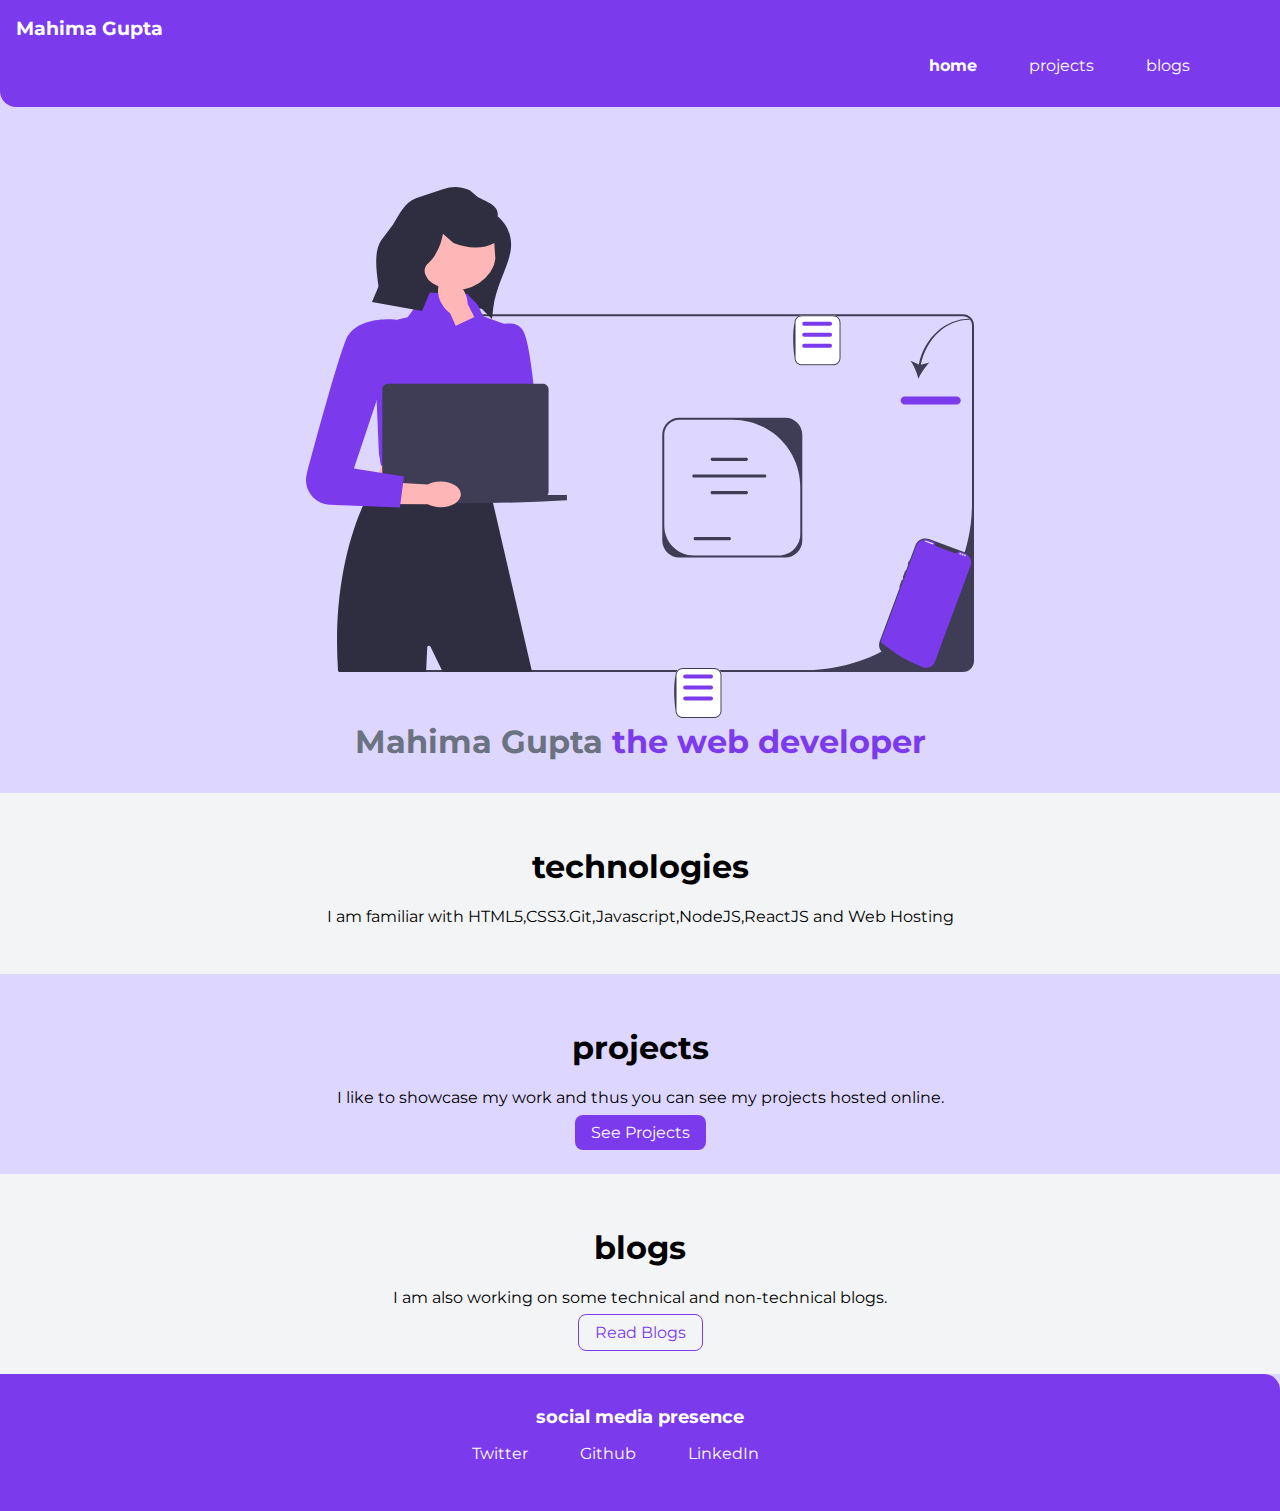
<file: index.html>
<!DOCTYPE html>
<html lang="en">
<head>
  <meta charset="UTF-8">
  <meta http-equiv="X-UA-Compatible" content="IE=edge">
  <meta name="viewport" content="width=device-width, initial-scale=1.0">
  <title>home|MahimaGupta</title>
  <link href="styles.css"rel="stylesheet"/>
</head>
<body>
  <nav class="navigation container">
    <div class="nav-brand">Mahima Gupta</div>
    <ul class="list-non-bullet nav-pills">
      <li class="list-item-inline">
        <a class="link link-active" href="/">home</a>
      </li>
      <li class="list-item-inline">
        <a class="link" href="projects.html">projects</a>
      </li>
      <li class="list-item-inline">
        <a class="link" href="blogs.html">blogs</a>
      </li>
    </ul>
  </nav>
  <header class="hero">
    <img class="hero-image"src ="images/image.svg" />
    <h1 class="hero-heading">Mahima Gupta <span class="heading-inverted">the web developer</span></h1>
  </header>
  <section class="section ow ">
    <div class="container container-center">
  <h1>technologies</h1>
  <p>I am familiar with HTML5,CSS3.Git,Javascript,NodeJS,ReactJS and Web Hosting</p>
    </div>
  </section>
  <section class="section ">
    <div class="container container-center">
  <h1>projects</h1>
  <p>I like to showcase my work and thus you can see my projects hosted online.</p>
  <a class="link link-primary" href="projects.html">See Projects</a>
    </div>
  </section>
  <section class="section ow ">
    <div class="container container-center">
  <h1>blogs</h1>
  <p>I am also working on some technical and non-technical blogs.</p>
  <a class="link link-secondary" href="blogs.html">Read Blogs</a>
    </div>
  </section>
  
    <footer class="footer">
      <div class="footer-header">social media presence</div>
      <ul class="social-links list-non-bullet">
        <li class="list-item-inline"><a class="link" href="https://twitter.com/MahimaG56804266">Twitter</a></li>
        <li class="list-item-inline"><a class="link"href ="https://github.com/mahimagupta24">Github</a></li>
        <li class="list-item-inline"><a class="link"href="https://www.linkedin.com/in/mahimagupta2401/">LinkedIn</a></li>
      </ul>
    </footer>
</body>
</html>
</file>
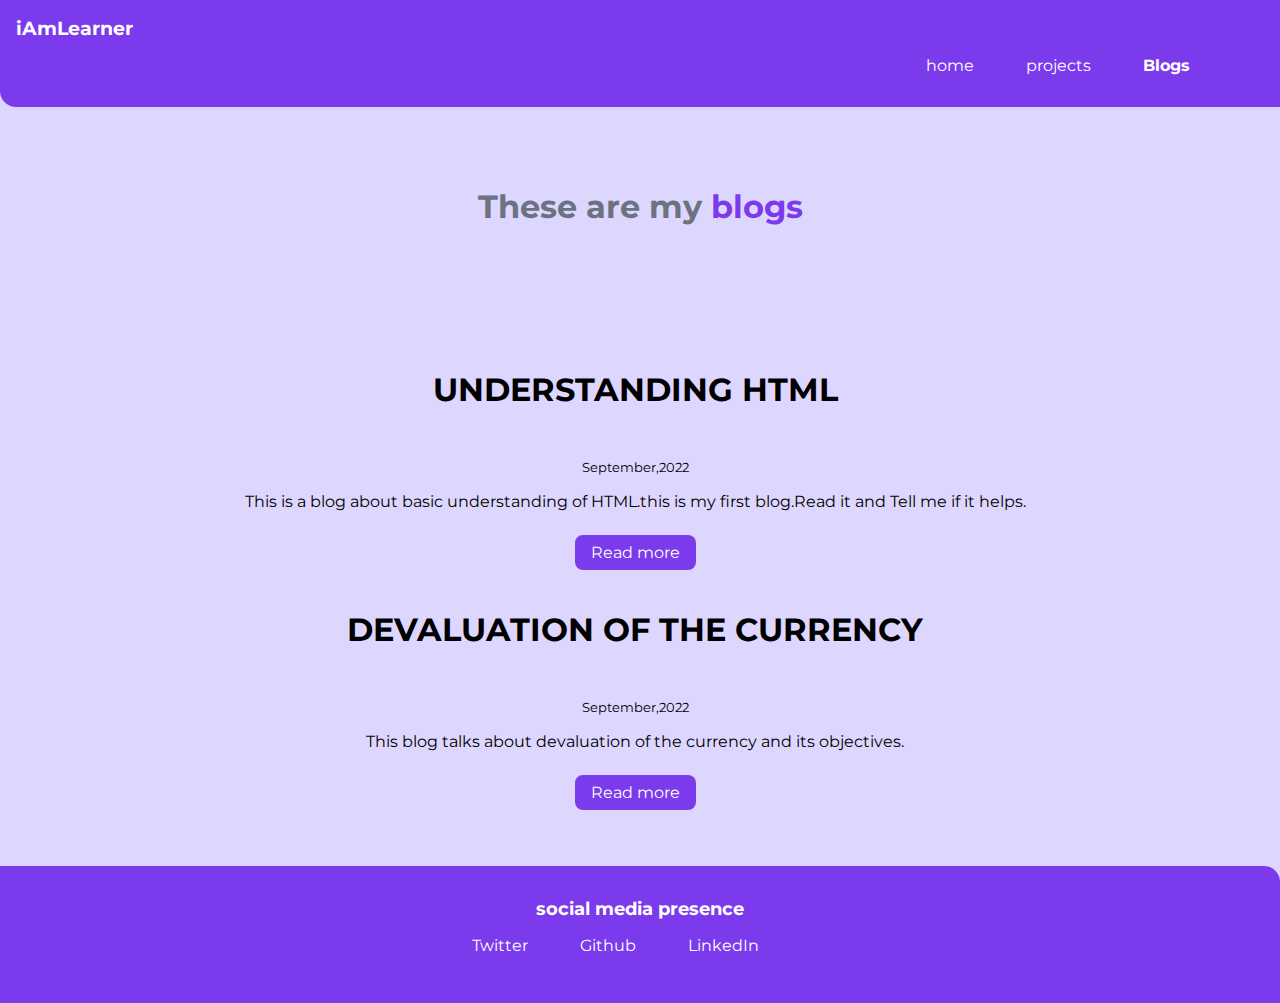
<file: blogs.html>
<!DOCTYPE html>
<html lang="en">
<head>
    <meta charset="UTF-8">
    <meta http-equiv="X-UA-Compatible" content="IE=edge">
    <meta name="viewport" content="width=device-width, initial-scale=1.0">
    <link href="styles.css"rel="stylesheet"/>
    <title>My Blogs|Mahima Gupta</title>
</head>
<body>
    <nav class="navigation container">
        <div class="nav-brand">iAmLearner</div>
        <ul class="list-non-bullet nav-pills">
          <li class="list-item-inline">
            <a class="link " href="/">home</a>
          </li>
          <li class="list-item-inline">
            <a class="link" href="projects.html">projects</a>
            <li class="list-item-inline">
              <a class="link link-active" href="blogs.html">Blogs</a>
          </li>
        </ul>
      </nav>
      <header class="hero">
        <h1 class="hero-heading">These are my <span class="heading-inverted">blogs</span></h1>
      </header>
    <ul class="list-non-bullet">
        <li>
            <div class="showcase-list container-center">
                <h1>UNDERSTANDING HTML</h1>
                <small>September,2022</small>
                <p>This is a blog about basic understanding of HTML.this is my first blog.Read it and Tell me if it helps.</p>
                 <a class="link link-primary"href="html-blog.html">Read more</a>
                 <h1>DEVALUATION OF THE CURRENCY</h1>
                 <small>September,2022</small>
                 <p>This blog talks about devaluation of the currency and its objectives.</p>
                 <a class="link link-primary"href="devaluation-blog.html">Read more</a>
                </div>
                 </li>
                 </ul>

                <footer class="footer">
                  <div class="footer-header">social media presence</div>
                  <ul class="social-links list-non-bullet">
                    <li class="list-item-inline"><a class="link" href="https://twitter.com/MahimaG56804266">Twitter</a></li>
                    <li class="list-item-inline"><a class="link"href ="https://github.com/mahimagupta24">Github</a></li>
                    <li class="list-item-inline"><a class="link"href="https://www.linkedin.com/in/mahimagupta2401/">LinkedIn</a></li>
                  </ul>
                </footer>
              </body>
             </html>
</file>
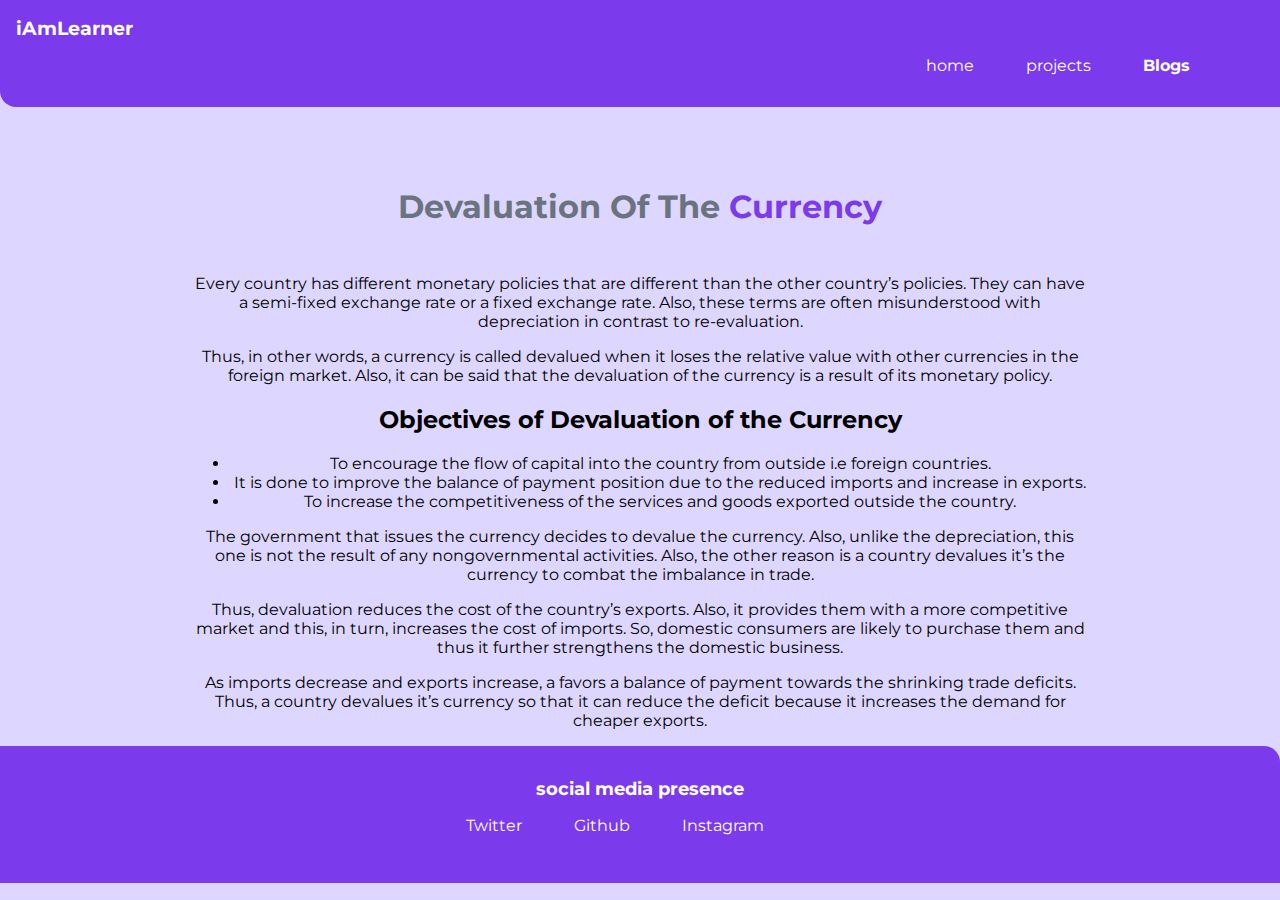
<file: devaluation-blog.html>
<!DOCTYPE html>
<html lang="en">
<head>
    <meta charset="UTF-8">
    <meta http-equiv="X-UA-Compatible" content="IE=edge">
    <meta name="viewport" content="width=device-width, initial-scale=1.0">
    <link href="styles.css"rel="stylesheet"/>
    <title>My Blogs|Mahima Gupta</title>
</head>
<body>
    <nav class="navigation container">
        <div class="nav-brand">iAmLearner</div>
        <ul class="list-non-bullet nav-pills">
          <li class="list-item-inline">
            <a class="link" href="/">home</a>
          </li>
          <li class="list-item-inline">
            <a class="link" href="projects.html">projects</a>
            <li class="list-item-inline">
              <a class="link link-active" href="blogs.html">Blogs</a>
          </li>
        </ul>
      </nav>
      <header class="hero">
        <h1 class="hero-heading"> Devaluation Of The <span class="heading-inverted"> Currency</span></h1>
      </header>
            <div class="container-center showcase-blog">
                <p>
                  Every country has different monetary policies that are different than the other country’s policies. They can have a semi-fixed exchange rate or a fixed exchange rate. Also, these terms are often misunderstood with depreciation in contrast to re-evaluation.</p>

<p>Thus, in other words, a currency is called devalued when it loses the relative value with other currencies in the foreign market. Also, it can be said that the devaluation of the currency is a result of its monetary policy.</p>
<h2>Objectives of Devaluation of the Currency</h2>
<ul>
  <li>To encourage the flow of capital into the country from outside i.e foreign countries.</li>
  <li>It is done to improve the balance of payment position due to the reduced imports and increase in exports.</li>
  <li>To increase the competitiveness of the services and goods exported outside the country.</li>
</ul>
<p>
  The government that issues the currency decides to devalue the currency. Also, unlike the depreciation, this one is not the result of any nongovernmental activities. Also, the other reason is a country devalues it’s the currency to combat the imbalance in trade.
</p>
<p>
  Thus, devaluation reduces the cost of the country’s exports. Also, it provides them with a more competitive market and this, in turn, increases the cost of imports. So, domestic consumers are likely to purchase them and thus it further strengthens the domestic business.
</p>
<p>As imports decrease and exports increase,  a favors a balance of payment towards the shrinking trade deficits. Thus, a country devalues it’s currency so that it can reduce the deficit because it increases the demand for cheaper exports.</p>
</div>

<footer class="footer">
  <div class="footer-header">social media presence</div>
  <ul class="social-links list-non-bullet">
    <li class="list-item-inline"><a class="link" href="https://twitter.com/MahimaG56804266">Twitter</a></li>

    <li class="list-item-inline"><a class="link"href ="https://github.com/mahimagupta24">Github</a></li>

    <li class="list-item-inline"><a class="link"href="https://instagram.com/mahimagupta2401">Instagram</a></li>
  </ul>
</footer>
</file>
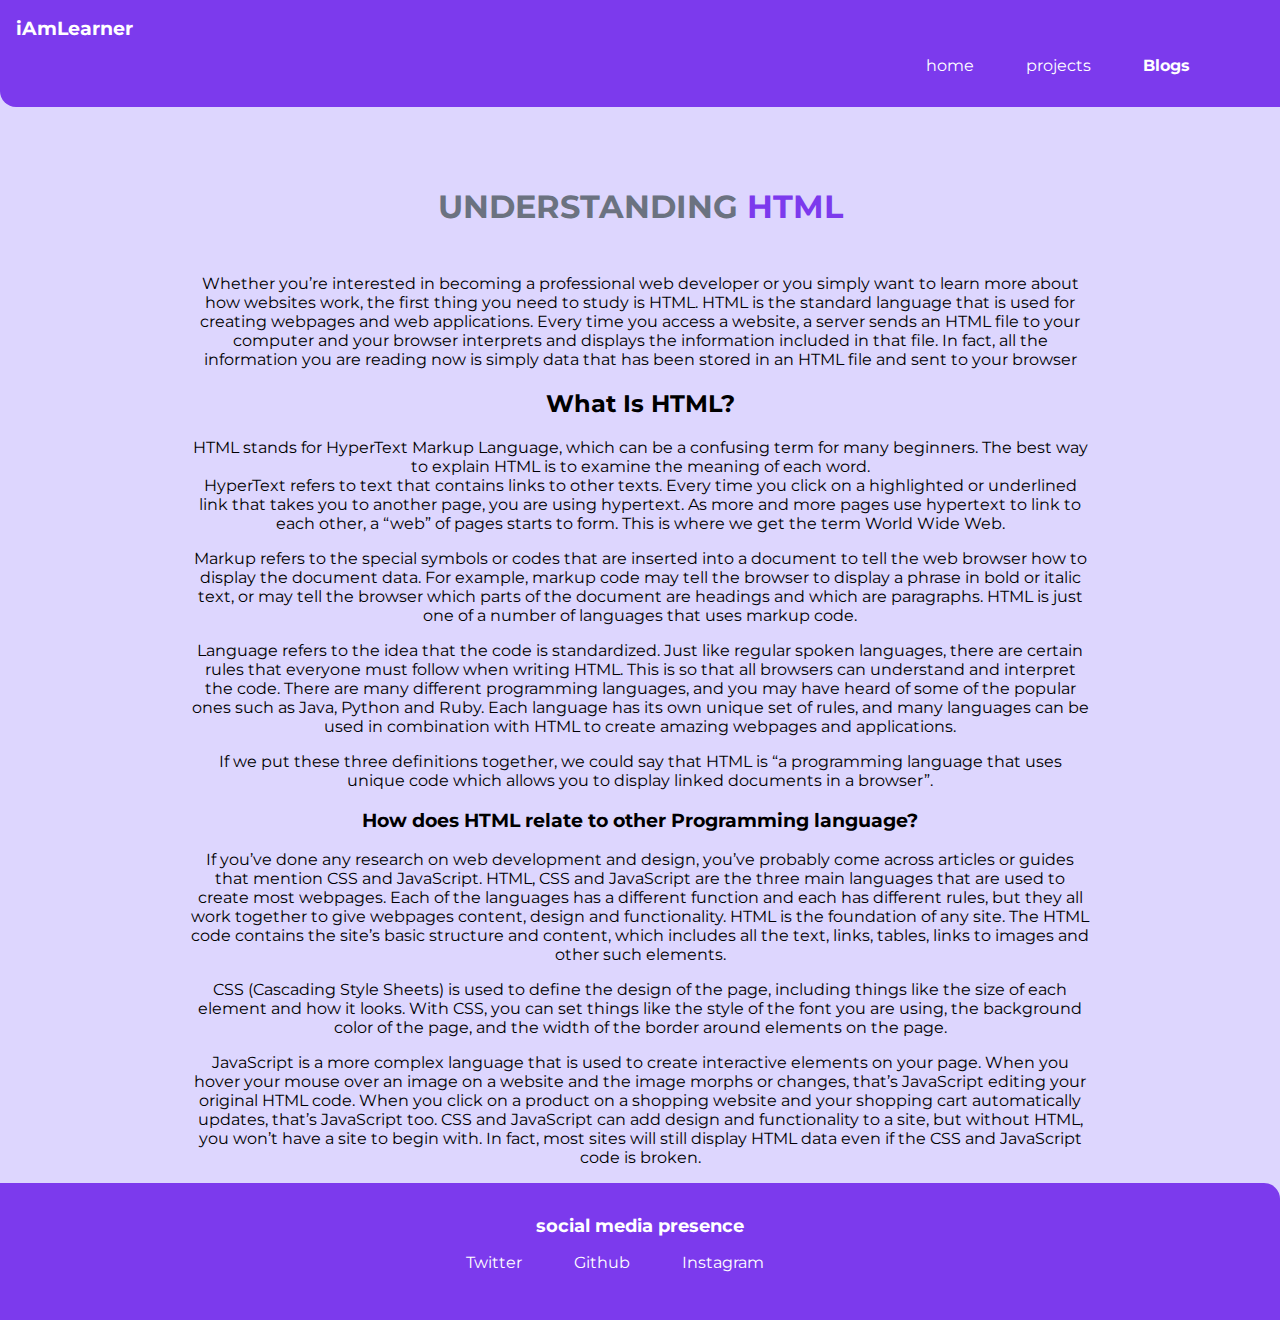
<file: html-blog.html>
<!DOCTYPE html>
<html lang="en">
<head>
    <meta charset="UTF-8">
    <meta http-equiv="X-UA-Compatible" content="IE=edge">
    <meta name="viewport" content="width=device-width, initial-scale=1.0">
    <link href="styles.css"rel="stylesheet"/>
    <title>My Blogs</title>
</head>
<body>
    <nav class="navigation container">
        <div class="nav-brand">iAmLearner</div>
        <ul class="list-non-bullet nav-pills">
          <li class="list-item-inline">
            <a class="link" href="/">home</a>
          </li>
          <li class="list-item-inline">
            <a class="link" href="projects.html">projects</a>
            <li class="list-item-inline">
              <a class="link link-active" href="blogs.html">Blogs</a>
          </li>
        </ul>
      </nav>
      <header class="hero">
        <h1 class="hero-heading"> UNDERSTANDING <span class="heading-inverted"> HTML</span></h1>
      </header>
            <div class="container-center showcase-blog">
                <p>
    Whether you’re interested in becoming a professional web developer or you simply want to learn more about how websites work, the first thing you need to study is HTML.
    HTML is the standard language that is used for creating webpages and web applications.
     Every time you access a website, a server sends an HTML file to your computer and your browser interprets and displays the information included in that file.
     In fact, all the information you are reading now is simply data that has been stored in an HTML file and sent to your browser
</p>
<h2>
    What Is HTML?
</h2>
<p>
    HTML stands for HyperText Markup Language, which can be a confusing term for many beginners. The best way to explain HTML is to examine the meaning of each word.
    <br>HyperText refers to text that contains links to other texts. Every time you click on a highlighted or underlined link that takes you to another page, you are using hypertext. As more and more pages use hypertext to link to each other, a “web” of pages starts to form. This is where we get the term World Wide Web.

    <p>Markup refers to the special symbols or codes that are inserted into a document to tell the web browser how to display the document data. For example, markup code may tell the browser to display a phrase in bold or italic text, or may tell the browser which parts of the document are headings and which are paragraphs. HTML is just one of a number of languages that uses markup code.</p>
    
   <p>Language refers to the idea that the code is standardized. Just like regular spoken languages, there are certain rules that everyone must follow when writing HTML. This is so that all browsers can understand and interpret the code. There are many different programming languages, and you may have heard of some of the popular ones such as Java, Python and Ruby. Each language has its own unique set of rules, and many languages can be used in combination with HTML to create amazing webpages and applications.</p>
    
  If we put these three definitions together, we could say that HTML is “a programming language that uses unique code which allows you to display linked documents in a browser”.
</p>
<h3>How does HTML relate to other Programming language?</h3>
<p>
    If you’ve done any research on web development and design, you’ve probably come across articles or guides that mention CSS and JavaScript.

HTML, CSS and JavaScript are the three main languages that are used to create most webpages. Each of the languages has a different function and each has different rules, but they all work together to give webpages content, design and functionality.

 HTML is the foundation of any site. The HTML code contains the site’s basic structure and content, which includes all the text, links, tables, links to images and other such elements.</p>

<p>CSS (Cascading Style Sheets) is used to define the design of the page, including things like the size of each element and how it looks. With CSS, you can set things like the style of the font you are using, the background color of the page, and the width of the border around elements on the page.</p>

JavaScript is a more complex language that is used to create interactive elements on your page. When you hover your mouse over an image on a website and the image morphs or changes, that’s JavaScript editing your original HTML code. When you click on a product on a shopping website and your shopping cart automatically updates, that’s JavaScript too.

CSS and JavaScript can add design and functionality to a site, but without HTML, you won’t have a site to begin with. In fact, most sites will still display HTML data even if the CSS and JavaScript code is broken.
</p>
            </div>

<footer class="footer">
  <div class="footer-header">social media presence</div>
  <ul class="social-links list-non-bullet">
    <li class="list-item-inline"><a class="link" href="https://twitter.com/MahimaG56804266">Twitter</a></li>

    <li class="list-item-inline"><a class="link"href ="https://github.com/mahimagupta24">Github</a></li>

    <li class="list-item-inline"><a class="link"href="https://instagram.com/mahimagupta2401">Instagram</a></li>
  </ul>
</footer>
</file>
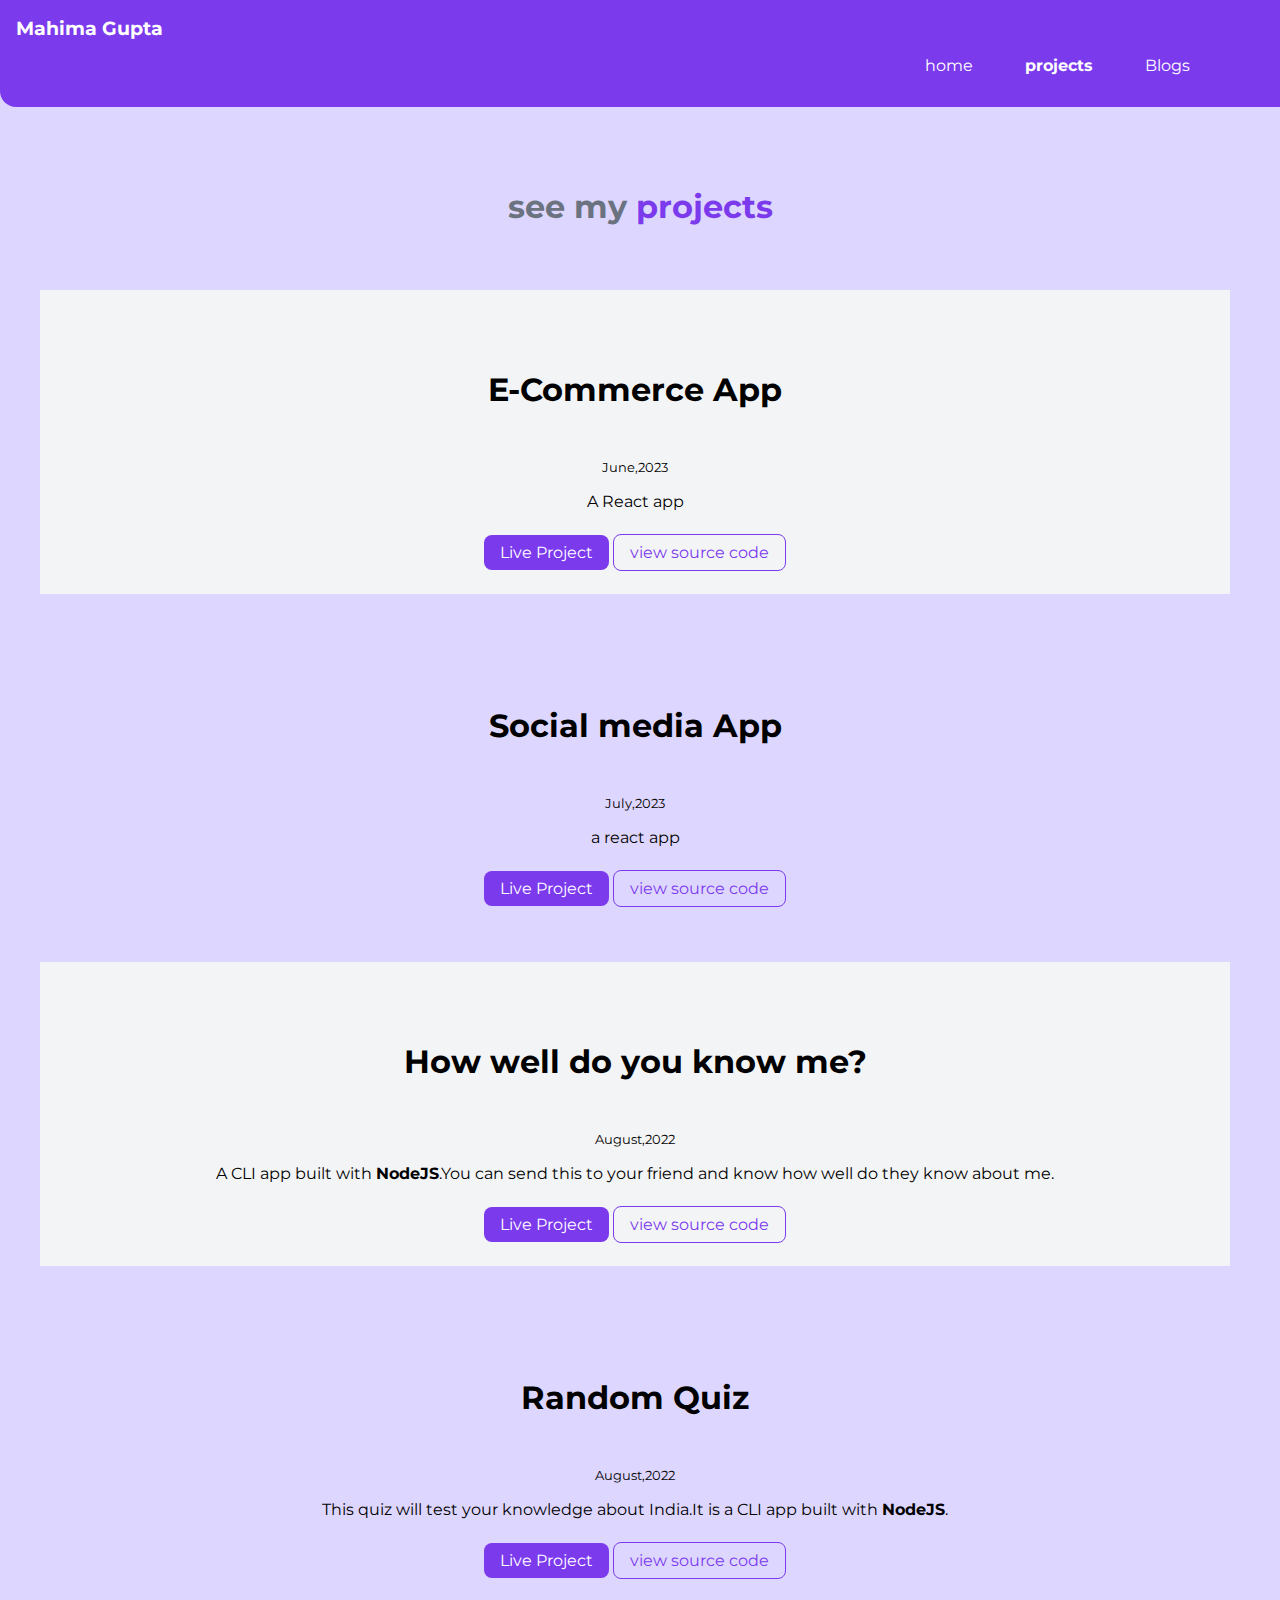
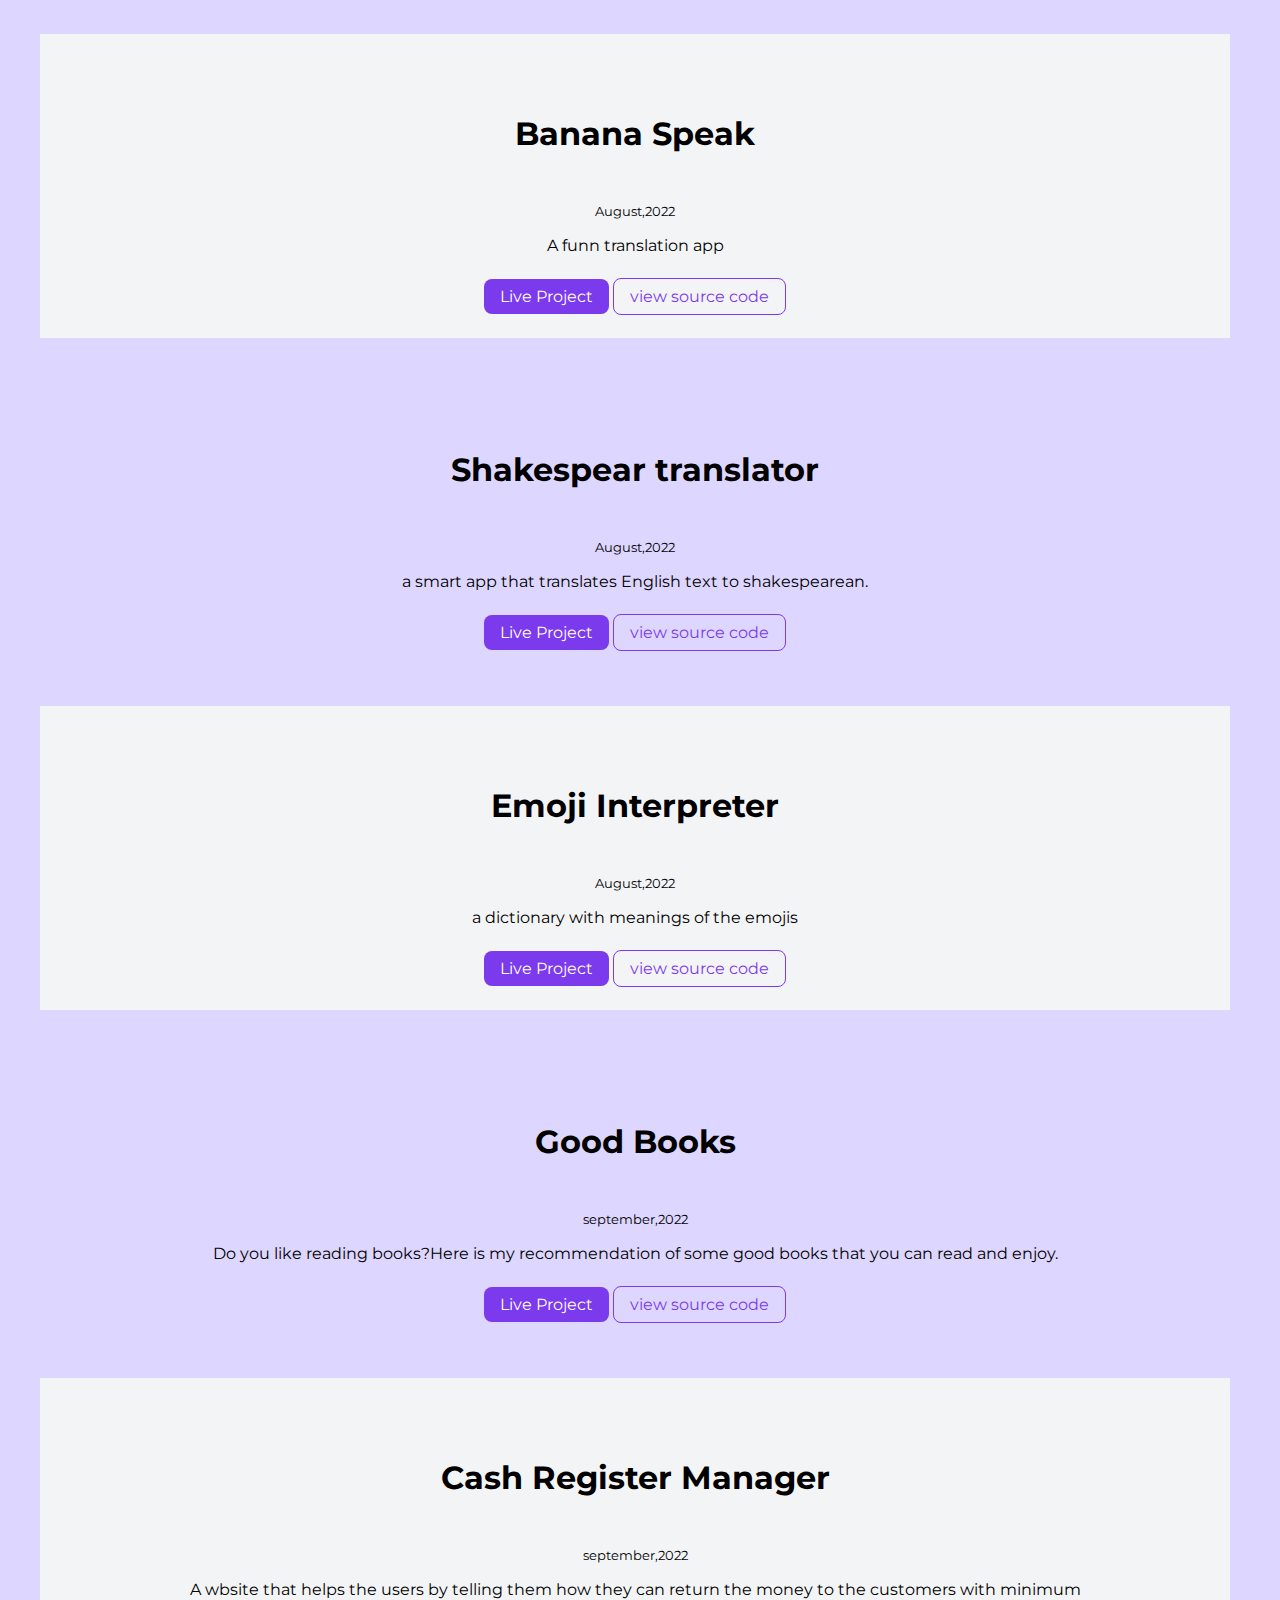
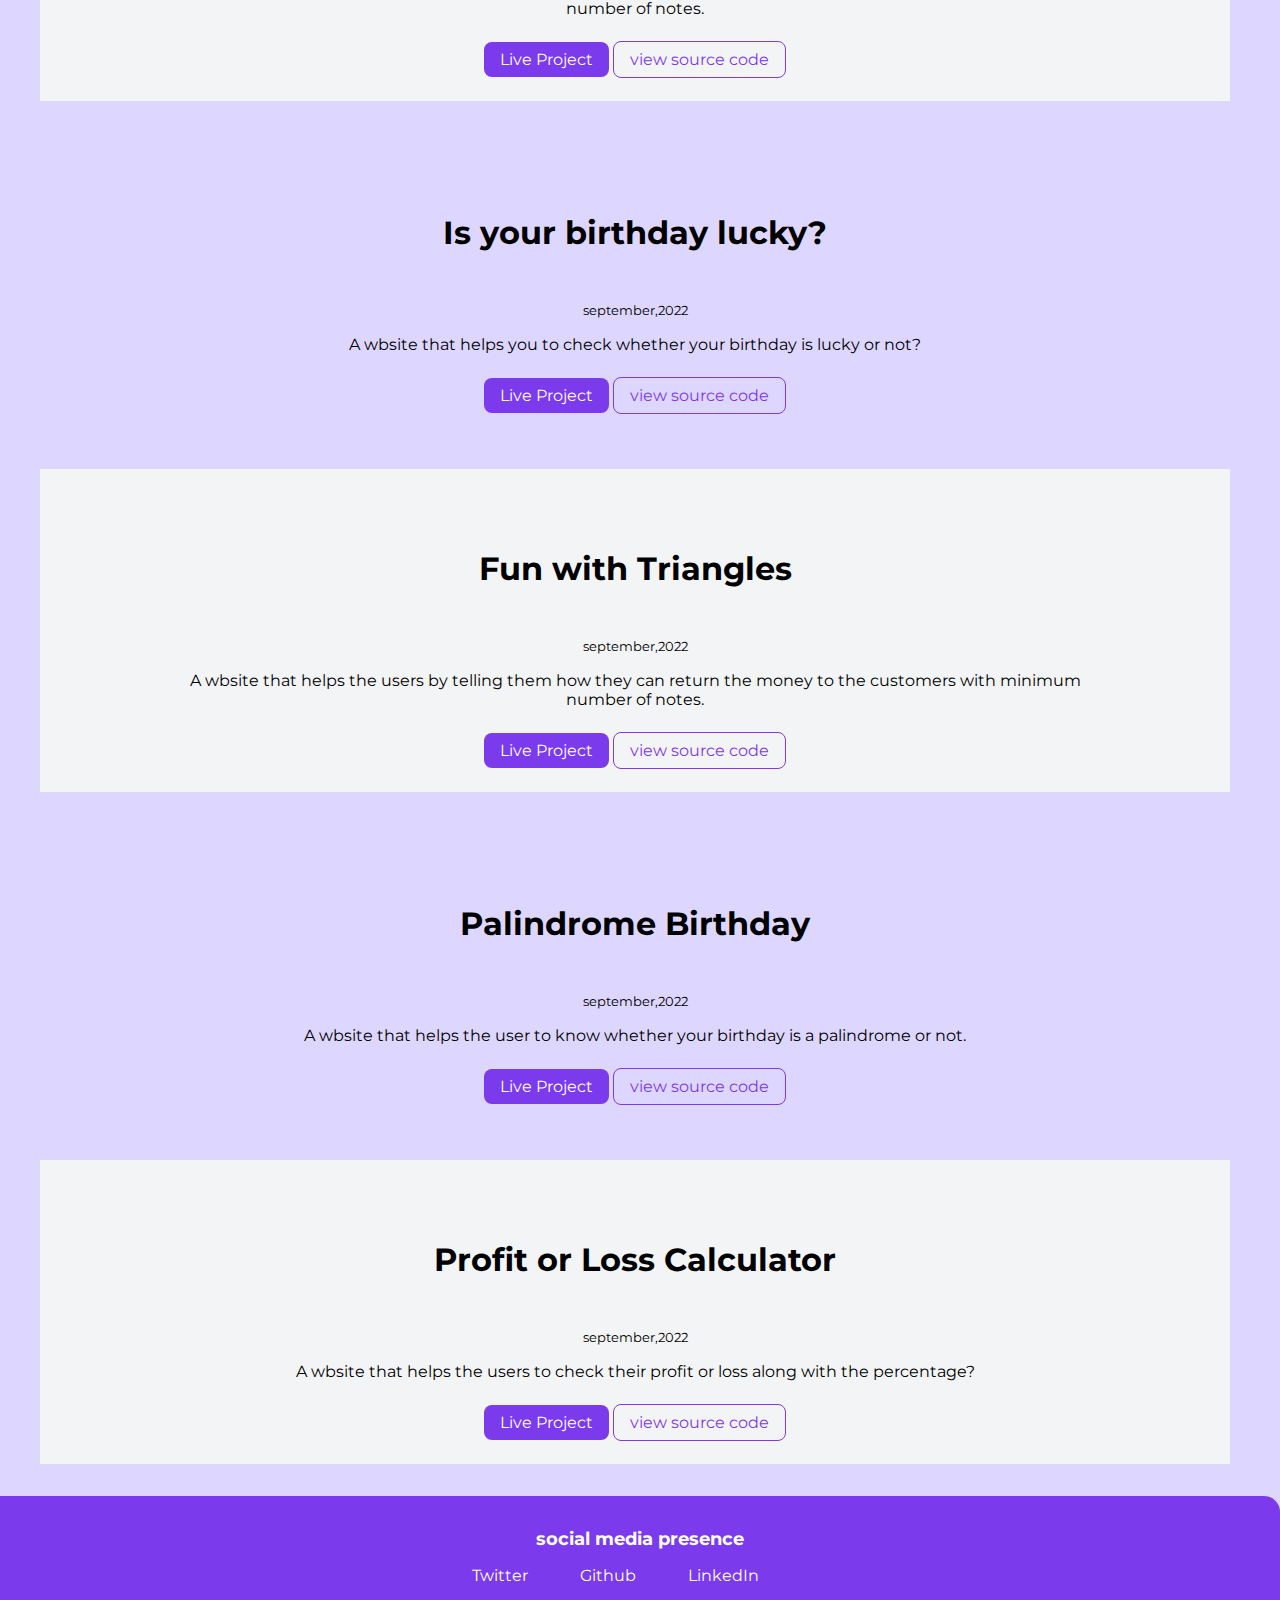
<file: projects.html>
<!DOCTYPE html>
<html lang="en">
<head>
    <meta charset="UTF-8">
    <meta http-equiv="X-UA-Compatible" content="IE=edge">
    <meta name="viewport" content="width=device-width, initial-scale=1.0">
    <link href="styles.css"rel="stylesheet"/>
    <title>project|Mahima Gupta</title>
</head>
<body>
    <nav class="navigation container">
        <div class="nav-brand">Mahima Gupta</div>
        <ul class="list-non-bullet nav-pills">
          <li class="list-item-inline">
            <a class="link" href="/">home</a>
          </li>
          <li class="list-item-inline">
            <a class="link link-active" href="projects.html">projects</a>
            <li class="list-item-inline">
              <a class="link" href="blogs.html">Blogs</a>
          </li>
        </ul>
      </nav>
      <header class="hero">
        <h1 class="hero-heading">see my <span class="heading-inverted">projects</span></h1>
      </header>
    <ul class="list-non-bullet">
     
            <li class="ow">
              <div class="showcase-list container container-center">
              <h1>E-Commerce App</h1>
              <small>June,2023</small>
              <p>A React app</p>
              <a class="link link-primary"target="_blank"href="https://e-commerce-app-e8ll.vercel.app/">Live Project</a>
              <a class="link link-secondary"target="_blank"href="https://github.com/mahimagupta24/e-commerce-app">view source code</a> 
               </div>
                </li> 
                <li>
                  <div class="showcase-list container container-center">
                    <h1>Social media App</h1>
                    <small>July,2023</small>
                    <p>a react app </p>
                    <a class="link link-primary" target="_blank"href="https://social-media-app-eight-mu.vercel.app/">Live Project</a>
                    <a class="link link-secondary" target="_blank"href="https://github.com/mahimagupta24/social-media-app">view source code</a>
                   </div>
                      </li>
        <li class="ow">
            <div class="showcase-list container container-center">
                <h1>How well do you know me?</h1>
            <small>August,2022</small>
            <p> A CLI app built with <strong>NodeJS</strong>.You can send this to your friend and know how well do they know about me. </p>
           <a class="link link-primary"href="https://replit.com/@MahimaGupta7/do-you-know-me">Live Project</a>
           <a class="link link-secondary"href="https://github.com/mahimagupta24/do-you-know-me">view source code</a>
            </div>
        </li>
               
                <li>
            <div class="showcase-list container container-center">
                 <h1>Random Quiz</h1>
            <small>August,2022</small>
            <p>This quiz will test your knowledge about India.It is a CLI app built with <strong>NodeJS</strong>.</p>
            <a class="link link-primary"href="https://replit.com/@MahimaGupta7/quiz-on-india">Live Project</a>
            <a class="link link-secondary"href="https://github.com/mahimagupta24/quiz-on-india-cli">view source code</a>
            </div>
            </li>

             <li class="ow">
            <div class="showcase-list container container-center">
            <h1>Banana Speak</h1>
            <small>August,2022</small>
            <p>A funn translation app</p>
            <a class="link link-primary"href="https://banana-talk2.netlify.app/">Live Project</a>
            <a class="link link-secondary"href="https://github.com/mahimagupta24/banana-speak">view source code</a>
          </div>
             </li>

              <li>
          <div class="showcase-list container container-center">
            <h1>Shakespear translator</h1>
            <small>August,2022</small>
            <p>a smart app that translates English text to shakespearean. </p>
            <a class="link link-primary"href="https://smart-app-translator.netlify.app/">Live Project</a>
            <a class="link link-secondary"href="https://github.com/mahimagupta24/smart-app-translator">view source code</a>
           </div>
              </li>
                 
              <li class="ow">
            <div class="showcase-list container container-center">
           <h1>Emoji Interpreter</h1>
            <small>August,2022</small>
            <p>a dictionary with meanings of the emojis </p>
            <a class="link link-primary"href="https://ctmwhx.csb.app/">Live Project</a>
            <a class="link link-secondary"href="https://codesandbox.io/s/github/mahimagupta24/emojii-interpreter">view source code</a>
          </div>
              </li>

              <li>
                <div class="showcase-list container container-center">
                <h1>Good Books</h1>
                <small>september,2022</small>
                <p>Do you like reading books?Here is my recommendation of some good books that you can read and enjoy.
           </p>
          <a class="link link-primary"href="https://xg1b97.csb.app/">Live Project</a>
         <a class="link link-secondary"href="https://github.com/mahimagupta24/good-books">view source code</a> 
      </div
      </li>

      <li class="ow">
        <div class="showcase-list container container-center">
        <h1>Cash Register Manager</h1>
        <small>september,2022</small>
        <p>A wbsite that helps the users by telling them how they can return the money to the customers with minimum
         number of notes.
        </p>
        <a class="link link-primary"href="https://cash-register-manager2.netlify.app/">Live Project</a>
        <a class="link link-secondary"href="https://github.com/mahimagupta24/cash-register-manager">view source code</a> 
       </div>
        </li>
                
              <li>
            <div class="showcase-list container container-center">
            <h1>Is your birthday lucky?</h1>
               <small>september,2022</small>
               <p>A wbsite that helps you to check whether your birthday is lucky or not?</p>
               <a class="link link-primary"href="https://know-if-your-birthday-is-lucky-app.netlify.app/">Live Project</a>
               <a class="link link-secondary"href="https://github.com/mahimagupta24/is-your-birthday-lucky">view source code</a> 
               </div>
               </li>

               <li class="ow">
                <div class="showcase-list container container-center">
                <h1>Fun with Triangles</h1>
                <small>september,2022</small>
                <p>A wbsite that helps the users by telling them how they can return the money to the customers with minimum number of notes.</p>
                <a class="link link-primary"href="https://have-fun-with-the-triangle.netlify.app/">Live Project</a>
               <a class="link link-secondary"href="https://github.com/mahimagupta24/fun--with-triangles">view source code</a> 
                </div>
                </li>

                <li>
                  <div class="showcase-list container container-center">
                  <h1>Palindrome Birthday</h1>
                  <small>september,2022</small>
                  <p>A wbsite that helps the user to know whether your birthday is a palindrome or not.</p>
                  <a class="link link-primary"href="https://know-if-you-are-a-palindrome-baby.netlify.app/">Live Project</a>
                 <a class="link link-secondary"href="https://github.com/mahimagupta24/palindrome-birthday">view source code</a> 
                  </div>
                  </li>
                    
               <li class="ow">
               <div class="showcase-list container container-center">
               <h1>Profit or Loss Calculator</h1>
               <small>september,2022</small>
               <p>A wbsite that helps the users to check their profit or loss along with the percentage?</p>
               <a class="link link-primary"href="https://profit-loss-calculator-stock.netlify.app/">Live Project</a>
               <a class="link link-secondary"href="https://github.com/mahimagupta24/Stocks">view source code</a> 
                </div>
                 </li> 
                 
               
               </ul>
               <footer class="footer">
                <div class="footer-header">social media presence</div>
                <ul class="social-links list-non-bullet">
                  <li class="list-item-inline"><a class="link" href="https://twitter.com/MahimaG56804266">Twitter</a></li>
                  <li class="list-item-inline"><a class="link"href ="https://github.com/mahimagupta24">Github</a></li>
                  <li class="list-item-inline"><a class="link"href="https://www.linkedin.com/in/mahimagupta2401/">LinkedIn</a></li>
                </ul>
              </footer>
              </body>
              </html>
</file>
<file: styles.css>
@import url("https://fonts.googleapis.com/css2?family=Montserrat:wght@400;700&display=swap");
:root {
  --primary-color: #7c3aed;
  --dark-grey: #6b7280;
  --off-white: #f3f4f6;
}
body {
  font-family: "Montserrat", sans-serif;
  margin: 0px;
  background-color: #ddd6fe;
}
hr {
  margin: 2rem 0rem;
}
.container {
  padding: 0rem 1rem;
}
.container-center {
  max-width: 900px;
  margin: auto ;
  text-align: center;
}
 .showcase-list{
  padding: 2rem;
  text-align: center;
  margin: 2rem auto;
  max-width: 960px;
}

.showcase-list h1 {
  margin:1rem;
  padding:2rem
}
.showcase-list p {
  padding-bottom: 1rem;
}
.link {
  text-decoration: none;
  padding: 0.5rem 1rem;
}
.link-primary {
  background-color: var(--primary-color);
  border-radius: 0.5rem;
  color: white;
}
.link-secondary {
  color: var(--primary-color);
  border-radius: 0.5rem;
  border: 1px solid var(--primary-color);
}
.list-non-bullet {
  list-style: none;
  margin-right:50px
}
.list-item-inline {
  display: inline;
  padding: 0rem 0.5rem;
}
.navigation {
  background-color: var(--primary-color);
  color: white;
  padding: 1rem;
  border-bottom-left-radius: 1rem;
}
.navigation .nav-pills {
  text-align: right;
}
.navigation .link {
  color: white;
}
.navigation .nav-brand {
  font-weight: bold;
  font-size: 1.2rem;
}
.navigation .link-active {
  font-weight: bold;
}
.hero {
  padding: 2rem;
  text-align: center;
  padding-top: 5rem;
}
.hero .hero-img {
  max-width: 100px;
  display: block;
  margin: auto;
}
.hero .hero-heading {
  color: var(--dark-grey);
  margin: auto;
}
.hero .hero-heading .heading-inverted {
  color: var(--primary-color);
}
.section {
  padding: 2rem;
}
.section h1 {
  text-align: center;
}
.ow {
  background-color:var(--off-white)
}
.footer {
  background-color: var(--primary-color);
  padding: 2rem 1rem;
  text-align: center;
  color: white;
  border-top-right-radius: 1rem;
}
.footer .footer-header {
  font-weight: bold;
  font-size: large;
}
.footer .link {
  color: white;
}
.footer ul {
  padding-inline-start: 0px;
}
</file>
